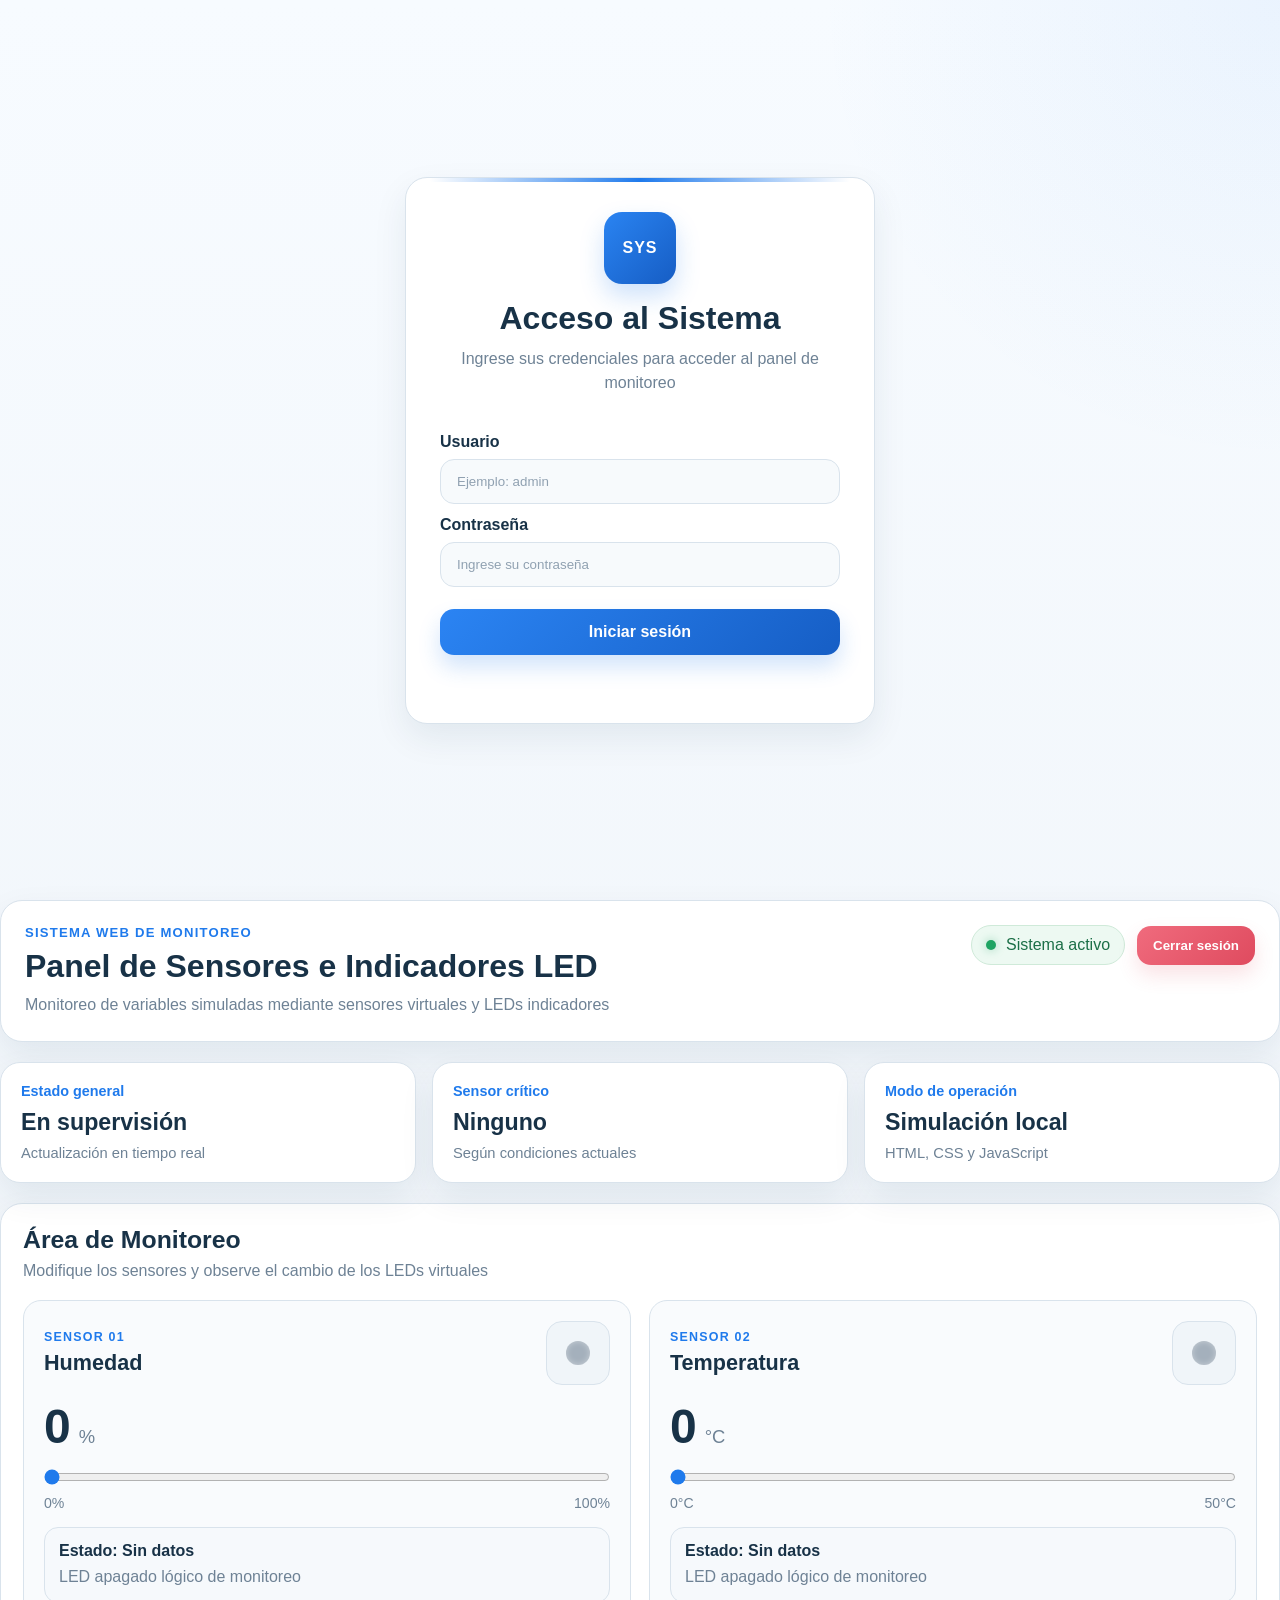
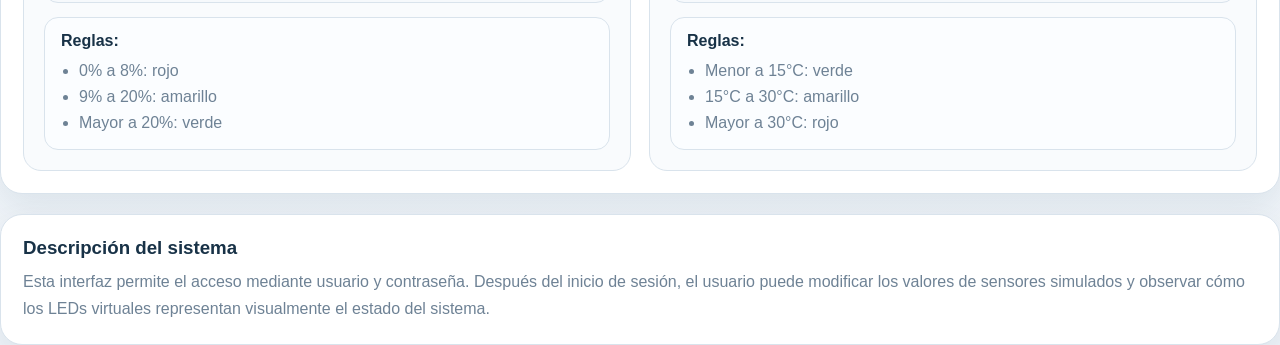
<file: Monitoreo-Leds/index.html>
<!DOCTYPE html>
<html lang="es">
<head>
  <meta charset="UTF-8">
  <meta name="viewport" content="width=device-width, initial-scale=1.0">
  <title>Panel de Monitoreo Inteligente</title>
  <link rel="stylesheet" href="style.css">
</head>
<body>

  <!-- LOGIN -->
  <section class="screen login-screen" id="loginContainer">
    <div class="login-card">
      <div class="login-top">
        <div class="system-badge">SYS</div>
        <h1>Acceso al Sistema</h1>
        <p>Ingrese sus credenciales para acceder al panel de monitoreo</p>
      </div>

      <form id="loginForm" class="login-form">
        <label for="username">Usuario</label>
        <input type="text" id="username" placeholder="Ejemplo: admin" required>

        <label for="password">Contraseña</label>
        <input type="password" id="password" placeholder="Ingrese su contraseña" required>

        <button type="submit">Iniciar sesión</button>
        <p id="errorMessage" class="error"></p>
      </form>
    </div>
  </section>

  <!-- DASHBOARD -->
  <section class="screen" id="mainContainer" style="display: none;"></section>
    <div class="dashboard">

      <header class="topbar">
        <div>
          <p class="eyebrow">Sistema Web de Monitoreo</p>
          <h1>Panel de Sensores e Indicadores LED</h1>
          <p class="subtitle">
            Monitoreo de variables simuladas mediante sensores virtuales y LEDs indicadores
          </p>
        </div>

        <div class="topbar-actions">
          <div class="status-pill">
            <span class="dot-online"></span>
            <span>Sistema activo</span>
          </div>
          <button id="logoutBtn" class="logout-btn">Cerrar sesión</button>
        </div>
      </header>

      <section class="summary-grid">
        <div class="summary-card">
          <p class="summary-label">Estado general</p>
          <h2 id="generalState">En supervisión</h2>
          <span class="summary-note">Actualización en tiempo real</span>
        </div>

        <div class="summary-card">
          <p class="summary-label">Sensor crítico</p>
          <h2 id="criticalSensor">Ninguno</h2>
          <span class="summary-note">Según condiciones actuales</span>
        </div>

        <div class="summary-card">
          <p class="summary-label">Modo de operación</p>
          <h2>Simulación local</h2>
          <span class="summary-note">HTML, CSS y JavaScript</span>
        </div>
      </section>

      <section class="monitor-panel">
        <div class="panel-header">
          <h2>Área de Monitoreo</h2>
          <p>Modifique los sensores y observe el cambio de los LEDs virtuales</p>
        </div>

        <div class="sensor-grid">
          <article class="sensor-card">
            <div class="card-head">
              <div>
                <p class="sensor-tag">Sensor 01</p>
                <h3>Humedad</h3>
              </div>
              <div class="led-shell">
                <div class="led" id="humidityLed"></div>
              </div>
            </div>

            <div class="sensor-value-box">
              <span class="value-number" id="humidityValue">0</span>
              <span class="value-unit">%</span>
            </div>

            <input type="range" id="humiditySlider" min="0" max="100" value="0">

            <div class="range-scale">
              <span>0%</span>
              <span>100%</span>
            </div>

            <div class="sensor-info">
              <p id="humidityStatus">Estado: Sin datos</p>
              <p id="humidityDetail">LED apagado lógico de monitoreo</p>
            </div>

            <div class="rules-box">
              <p><strong>Reglas:</strong></p>
              <ul>
                <li>0% a 8%: rojo</li>
                <li>9% a 20%: amarillo</li>
                <li>Mayor a 20%: verde</li>
              </ul>
            </div>
          </article>

          <article class="sensor-card">
            <div class="card-head">
              <div>
                <p class="sensor-tag">Sensor 02</p>
                <h3>Temperatura</h3>
              </div>
              <div class="led-shell">
                <div class="led" id="tempLed"></div>
              </div>
            </div>

            <div class="sensor-value-box">
              <span class="value-number" id="tempValue">0</span>
              <span class="value-unit">°C</span>
            </div>

            <input type="range" id="tempSlider" min="0" max="50" value="0">

            <div class="range-scale">
              <span>0°C</span>
              <span>50°C</span>
            </div>

            <div class="sensor-info">
              <p id="tempStatus">Estado: Sin datos</p>
              <p id="tempDetail">LED apagado lógico de monitoreo</p>
            </div>

            <div class="rules-box">
              <p><strong>Reglas:</strong></p>
              <ul>
                <li>Menor a 15°C: verde</li>
                <li>15°C a 30°C: amarillo</li>
                <li>Mayor a 30°C: rojo</li>
              </ul>
            </div>
          </article>
        </div>
      </section>

      <section class="footer-panel">
        <div class="footer-card">
          <h3>Descripción del sistema</h3>
          <p>
            Esta interfaz permite el acceso mediante usuario y contraseña. Después del inicio
            de sesión, el usuario puede modificar los valores de sensores simulados y observar
            cómo los LEDs virtuales representan visualmente el estado del sistema.
          </p>
        </div>
      </section>

    </div>
  </section>

  <script src="script.js"></script>
</body>
</html>
</file>
<file: Monitoreo-Leds/style.css>
:root {
  --bg: #eef3f8;
  --bg-soft: #f7fafc;
  --panel: #ffffff;
  --panel-2: #f9fbfd;
  --border: #d9e3ec;
  --text: #183247;
  --muted: #6e8295;
  --accent: #1f7aec;
  --accent-soft: #e8f1ff;
  --success: #1fa463;
  --warning: #d9a300;
  --danger: #df4b5f;
  --shadow: 0 14px 34px rgba(19, 46, 77, 0.08);
}

* {
  box-sizing: border-box;
  margin: 0;
  padding: 0;
  font-family: "Segoe UI", Arial, sans-serif;
}

body {
  min-height: 100vh;
  color: var(--text);
  background:
    radial-gradient(circle at top right, rgba(31, 122, 236, 0.06), transparent 20%),
    linear-gradient(180deg, #f7fbff, #eef3f8);
}

.hidden {
  display: none;
}

/* BASE */
.screen {
  width: 100%;
  display: flex;
  justify-content: center;
  padding: 20px 28px;
}

/* LOGIN */
.login-screen {
  min-height: 100vh;
  align-items: center;
}

.login-card {
  width: 100%;
  max-width: 470px;
  background: var(--panel);
  border: 1px solid var(--border);
  border-radius: 22px;
  box-shadow: var(--shadow);
  padding: 34px;
  position: relative;
}

.login-card::before {
  content: "";
  position: absolute;
  top: 0;
  left: 24px;
  right: 24px;
  height: 4px;
  border-radius: 999px;
  background: linear-gradient(90deg, transparent, var(--accent), transparent);
}

.login-top {
  text-align: center;
  margin-bottom: 26px;
}

.system-badge {
  width: 72px;
  height: 72px;
  border-radius: 18px;
  display: grid;
  place-items: center;
  margin: 0 auto 16px;
  font-weight: 800;
  letter-spacing: 1px;
  color: white;
  background: linear-gradient(135deg, #2a84f2, #165dc4);
  box-shadow: 0 12px 24px rgba(31, 122, 236, 0.22);
}

.login-top h1 {
  font-size: 2rem;
  margin-bottom: 10px;
  color: var(--text);
}

.login-top p {
  color: var(--muted);
  line-height: 1.5;
}

.login-form {
  display: flex;
  flex-direction: column;
}

.login-form label {
  margin-bottom: 8px;
  margin-top: 12px;
  color: var(--text);
  font-weight: 600;
}

.login-form input {
  width: 100%;
  padding: 14px 16px;
  border-radius: 14px;
  border: 1px solid var(--border);
  outline: none;
  background: var(--bg-soft);
  color: var(--text);
  transition: 0.25s ease;
}

.login-form input:focus {
  border-color: rgba(31, 122, 236, 0.55);
  box-shadow: 0 0 0 3px rgba(31, 122, 236, 0.12);
  background: white;
}

.login-form input::placeholder {
  color: #90a1b1;
}

.login-form button {
  margin-top: 22px;
  padding: 14px;
  border: none;
  border-radius: 14px;
  font-size: 1rem;
  font-weight: 700;
  color: white;
  cursor: pointer;
  background: linear-gradient(135deg, #2b84f3, #165ec5);
  transition: transform 0.2s ease, box-shadow 0.2s ease;
  box-shadow: 0 12px 22px rgba(31, 122, 236, 0.2);
}

.login-form button:hover {
  transform: translateY(-1px);
  box-shadow: 0 16px 28px rgba(31, 122, 236, 0.26);
}

.error {
  margin-top: 14px;
  min-height: 20px;
  text-align: center;
  color: var(--danger);
  font-size: 0.95rem;
}

/* DASHBOARD */
#mainContainer {
  align-items: flex-start;
  min-height: auto;
  padding-top: 12px;
}

.dashboard {
  width: 100%;
  max-width: 1320px;
  margin-top: 0;
}

.topbar {
  display: flex;
  justify-content: space-between;
  align-items: flex-start;
  gap: 20px;
  background: var(--panel);
  border: 1px solid var(--border);
  border-radius: 22px;
  padding: 24px;
  box-shadow: var(--shadow);
  margin-bottom: 20px;
}

.eyebrow {
  color: var(--accent);
  text-transform: uppercase;
  letter-spacing: 1.2px;
  font-size: 0.82rem;
  margin-bottom: 8px;
  font-weight: 700;
}

.topbar h1 {
  font-size: 2rem;
  margin-bottom: 8px;
  color: var(--text);
}

.subtitle {
  color: var(--muted);
  line-height: 1.5;
  max-width: 760px;
}

.topbar-actions {
  display: flex;
  gap: 12px;
  align-items: center;
  flex-wrap: wrap;
}

.status-pill {
  display: flex;
  align-items: center;
  gap: 10px;
  padding: 10px 14px;
  border-radius: 999px;
  background: #edf9f2;
  border: 1px solid #cfead9;
  color: #1b6f47;
}

.dot-online {
  width: 10px;
  height: 10px;
  border-radius: 50%;
  background: var(--success);
  box-shadow: 0 0 10px rgba(31, 164, 99, 0.4);
}

.logout-btn {
  border: none;
  border-radius: 14px;
  padding: 12px 16px;
  color: white;
  font-weight: 700;
  cursor: pointer;
  background: linear-gradient(135deg, #f06b7d, #df4b5f);
  box-shadow: 0 10px 20px rgba(223, 75, 95, 0.16);
}

.logout-btn:hover {
  filter: brightness(1.04);
}

.summary-grid {
  display: grid;
  grid-template-columns: repeat(3, 1fr);
  gap: 16px;
  margin-bottom: 20px;
}

.summary-card {
  background: var(--panel);
  border: 1px solid var(--border);
  border-radius: 20px;
  padding: 20px;
  box-shadow: var(--shadow);
}

.summary-label {
  color: var(--accent);
  margin-bottom: 10px;
  font-size: 0.9rem;
  font-weight: 600;
}

.summary-card h2 {
  margin-bottom: 8px;
  font-size: 1.45rem;
  color: var(--text);
}

.summary-note {
  color: var(--muted);
  font-size: 0.92rem;
}

.monitor-panel,
.footer-card {
  background: var(--panel);
  border: 1px solid var(--border);
  border-radius: 22px;
  padding: 22px;
  box-shadow: var(--shadow);
}

.panel-header {
  margin-bottom: 20px;
}

.panel-header h2 {
  margin-bottom: 8px;
  font-size: 1.55rem;
  color: var(--text);
}

.panel-header p {
  color: var(--muted);
}

.sensor-grid {
  display: grid;
  grid-template-columns: repeat(2, 1fr);
  gap: 18px;
}

.sensor-card {
  background: var(--panel-2);
  border: 1px solid var(--border);
  border-radius: 18px;
  padding: 20px;
}

.card-head {
  display: flex;
  align-items: center;
  justify-content: space-between;
  margin-bottom: 18px;
}

.sensor-tag {
  color: var(--accent);
  font-size: 0.78rem;
  margin-bottom: 6px;
  text-transform: uppercase;
  letter-spacing: 1.2px;
  font-weight: 700;
}

.card-head h3 {
  font-size: 1.35rem;
  color: var(--text);
}

.led-shell {
  width: 64px;
  height: 64px;
  border-radius: 16px;
  display: grid;
  place-items: center;
  background: #f0f5f9;
  border: 1px solid var(--border);
}

.led {
  width: 24px;
  height: 24px;
  border-radius: 50%;
  background: #a4b0bc;
  box-shadow: inset 0 0 6px rgba(255,255,255,0.4);
  transition: 0.25s ease;
}

.sensor-value-box {
  display: flex;
  align-items: baseline;
  gap: 8px;
  margin-bottom: 18px;
}

.value-number {
  font-size: 3rem;
  font-weight: 800;
  line-height: 1;
  color: var(--text);
}

.value-unit {
  color: var(--muted);
  font-size: 1.15rem;
}

.sensor-card input[type="range"] {
  width: 100%;
  accent-color: var(--accent);
  margin-bottom: 10px;
}

.range-scale {
  display: flex;
  justify-content: space-between;
  color: var(--muted);
  font-size: 0.88rem;
  margin-bottom: 16px;
}

.sensor-info {
  background: #f6f9fc;
  border: 1px solid var(--border);
  border-radius: 14px;
  padding: 14px;
  margin-bottom: 14px;
}

.sensor-info p:first-child {
  font-weight: 700;
  margin-bottom: 6px;
  color: var(--text);
}

.sensor-info p:last-child {
  color: var(--muted);
  line-height: 1.4;
}

.rules-box {
  background: #fbfdff;
  border-radius: 14px;
  padding: 14px 16px;
  border: 1px solid var(--border);
}

.rules-box p {
  margin-bottom: 8px;
  color: var(--text);
}

.rules-box ul {
  padding-left: 18px;
  color: var(--muted);
  line-height: 1.6;
}

.footer-panel {
  margin-top: 20px;
}

.footer-card h3 {
  margin-bottom: 10px;
  color: var(--text);
}

.footer-card p {
  color: var(--muted);
  line-height: 1.65;
}

/* COLORES DE LED */
.red {
  background: #df4b5f;
  box-shadow:
    0 0 8px rgba(223, 75, 95, 0.45),
    0 0 18px rgba(223, 75, 95, 0.25);
}

.yellow {
  background: #d9a300;
  box-shadow:
    0 0 8px rgba(217, 163, 0, 0.4),
    0 0 18px rgba(217, 163, 0, 0.22);
}

.green {
  background: #1fa463;
  box-shadow:
    0 0 8px rgba(31, 164, 99, 0.4),
    0 0 18px rgba(31, 164, 99, 0.22);
}

@media (max-width: 980px) {
  .summary-grid,
  .sensor-grid {
    grid-template-columns: 1fr;
  }

  .topbar {
    flex-direction: column;
  }

  .topbar-actions {
    width: 100%;
    justify-content: space-between;
  }
}

@media (max-width: 600px) {
  .screen {
    padding: 16px;
  }

  .dashboard {
    padding: 0;
  }

  .login-card,
  .topbar,
  .summary-card,
  .monitor-panel,
  .footer-card,
  .sensor-card {
    padding: 16px;
  }

  .topbar h1 {
    font-size: 1.45rem;
  }

  .value-number {
    font-size: 2.3rem;
  }
}
</file>
